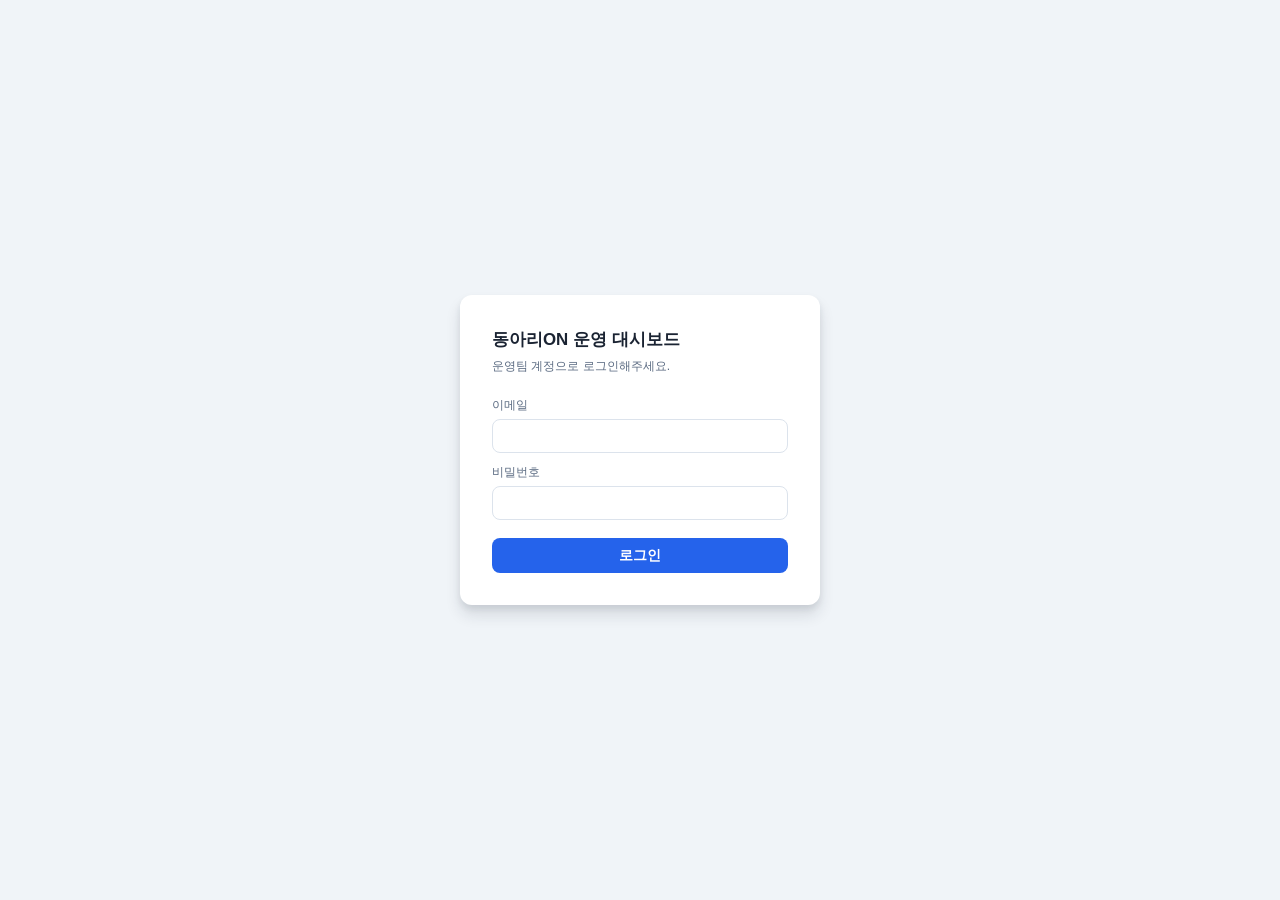
<file: public/admin/index.html>
<!DOCTYPE html>
<html lang="ko">
<head>
<meta charset="UTF-8">
<meta name="viewport" content="width=device-width, initial-scale=1.0">
<title>동아리ON 운영 대시보드</title>
<link rel="stylesheet" href="styles.css">
</head>
<body>
<div id="app-shell">
  <nav id="sidebar">
    <div class="brand">서울 동아리ON 운영</div>

    <div id="cron-status-banner"></div>

    <div class="nav-group" data-group="monitoring">
      <div class="nav-group-label">모니터링</div>
      <button class="nav-item" data-route="daily-counts"><span class="nav-icon">📊</span>일별 질의/응답 건수</button>
      <button class="nav-item" data-route="qa-logs"><span class="nav-icon">💬</span>질의-답변 연계조회</button>
    </div>
    <hr class="nav-divider">

    <div class="nav-group" data-group="actions">
      <div class="nav-group-label">조치관리</div>
      <button class="nav-item" data-route="incomplete"><span class="nav-icon">⚠️</span>불완전 답변 조회</button>
      <button class="nav-item" data-route="unresolved"><span class="nav-icon">❗</span>미해결 답변 조회</button>
      <button class="nav-item" data-route="failure-report"><span class="nav-icon">🧾</span>원인별 집계 리포트</button>
    </div>
    <hr class="nav-divider">

    <div class="nav-group" data-group="settings">
      <div class="nav-group-label">운영설정</div>
      <button class="nav-item" data-route="operation-team"><span class="nav-icon">📞</span>담당자 연락처</button>
      <button class="nav-item" data-route="kb"><span class="nav-icon">📚</span>Knowledge Base 관리</button>
      <button class="nav-item" data-route="kb-documents"><span class="nav-icon">📋</span>KB 데이터목록</button>
      <button class="nav-item" data-route="tone"><span class="nav-icon">🎨</span>톤 설정</button>
      <button class="nav-item" data-route="keywords"><span class="nav-icon">🚫</span>분류 키워드 관리</button>
      <button class="nav-item" data-route="api-params"><span class="nav-icon">⚙️</span>챗봇 운영지침</button>
    </div>
    <hr class="nav-divider">
    <button class="nav-item" data-route="change-password"><span class="nav-icon">🔑</span>비밀번호 변경</button>
    <button class="nav-item" id="logout-button"><span class="nav-icon">🚪</span>로그아웃</button>
  </nav>

  <main id="main"></main>
</div>
<script src="app.js"></script>
</body>
</html>
</file>
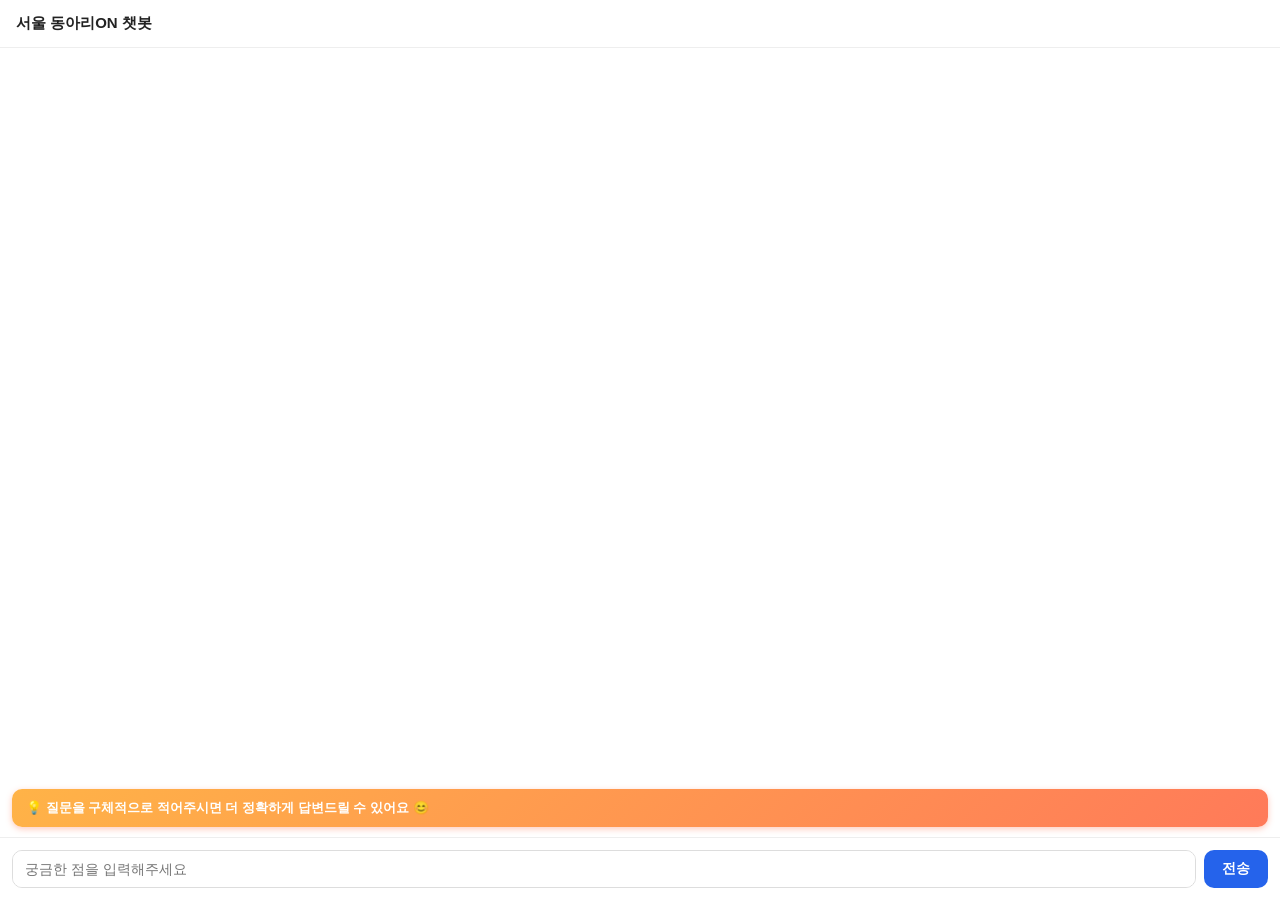
<file: public/widget.html>
<!DOCTYPE html>
<html lang="ko">
<head>
<meta charset="UTF-8">
<meta name="viewport" content="width=device-width, initial-scale=1.0">
<title>서울 동아리ON 챗봇</title>
<style>
  * { box-sizing: border-box; }
  html, body {
    margin: 0; padding: 0; height: 100%;
    font-family: -apple-system, BlinkMacSystemFont, "Segoe UI", "Apple SD Gothic Neo",
                 "Malgun Gothic", sans-serif;
    background: #ffffff;
  }
  #app { display: flex; flex-direction: column; height: 100vh; }
  #header {
    padding: 14px 16px; border-bottom: 1px solid #eee;
    font-weight: 600; font-size: 15px; color: #222;
  }
  #messages {
    flex: 1; overflow-y: auto; padding: 16px; display: flex;
    flex-direction: column; gap: 10px;
  }
  .bubble {
    max-width: 80%; padding: 10px 14px; border-radius: 14px;
    font-size: 14px; line-height: 1.5; white-space: pre-wrap; word-break: break-word;
  }
  .bubble.user {
    align-self: flex-end; background: #2563eb; color: #fff;
    border-bottom-right-radius: 4px;
  }
  .bubble.bot {
    align-self: flex-start; background: #f1f3f5; color: #222;
    border-bottom-left-radius: 4px;
  }
  .bubble.error { background: #fff1f0; color: #c0392b; }
  .bubble a { color: inherit; text-decoration: underline; }
  .bubble.bot a { color: #2563eb; }
  #hint-banner {
    margin: 0 12px 10px; padding: 10px 14px; border-radius: 10px;
    background: linear-gradient(135deg, #ffb347, #ff7a59);
    color: #fff; font-size: 13px; font-weight: 600; line-height: 1.4;
    box-shadow: 0 2px 6px rgba(255, 122, 89, 0.4);
  }
  #input-row {
    display: flex; gap: 8px; padding: 12px; border-top: 1px solid #eee;
  }
  #question-input {
    flex: 1; padding: 10px 12px; border: 1px solid #ddd; border-radius: 10px;
    font-size: 14px; resize: none; font-family: inherit;
  }
  #send-button {
    padding: 0 18px; border: none; border-radius: 10px; background: #2563eb;
    color: #fff; font-size: 14px; font-weight: 600; cursor: pointer;
  }
  #send-button:disabled { background: #aac4f4; cursor: default; }
  .typing { color: #888; font-style: italic; }
</style>
</head>
<body>
<div id="app">
  <div id="header">서울 동아리ON 챗봇</div>
  <div id="messages"></div>
  <div id="hint-banner">💡 질문을 구체적으로 적어주시면 더 정확하게 답변드릴 수 있어요 😊</div>
  <div id="input-row">
    <textarea id="question-input" rows="1" placeholder="궁금한 점을 입력해주세요"></textarea>
    <button id="send-button">전송</button>
  </div>
</div>

<script>
const STREAM_API_URL = "/api/chat/stream";
const SESSION_KEY = "donghoiOnSessionId";

function getSessionId() {
  let id = localStorage.getItem(SESSION_KEY);
  if (!id) {
    id = (crypto.randomUUID ? crypto.randomUUID() : String(Date.now()) + Math.random());
    localStorage.setItem(SESSION_KEY, id);
  }
  return id;
}

const messagesEl = document.getElementById("messages");
const inputEl = document.getElementById("question-input");
const sendButton = document.getElementById("send-button");

function appendBubble(text, kind) {
  const el = document.createElement("div");
  el.className = "bubble " + kind;
  el.textContent = text;
  messagesEl.appendChild(el);
  messagesEl.scrollTop = messagesEl.scrollHeight;
  return el;
}

const MARKDOWN_LINK_RE = /\[([^\]]+)\]\((https?:\/\/[^\s)]+)\)/g;

function renderBotBubble(el, text) {
  el.textContent = "";
  let lastIndex = 0;
  let match;
  while ((match = MARKDOWN_LINK_RE.exec(text)) !== null) {
    if (match.index > lastIndex) {
      el.appendChild(document.createTextNode(text.slice(lastIndex, match.index)));
    }
    const a = document.createElement("a");
    a.href = match[2];
    a.target = "_blank";
    a.rel = "noopener noreferrer";
    a.textContent = match[1];
    el.appendChild(a);
    lastIndex = match.index + match[0].length;
  }
  if (lastIndex < text.length) {
    el.appendChild(document.createTextNode(text.slice(lastIndex)));
  }
}

async function sendQuestion() {
  const question = inputEl.value.trim();
  if (!question) return;

  appendBubble(question, "user");
  inputEl.value = "";
  sendButton.disabled = true;
  let typingEl = appendBubble("답변 작성 중...", "bot");
  typingEl.classList.add("typing");

  let botEl = null;
  let buffer = "";

  function ensureBotBubble() {
    if (typingEl) {
      typingEl.remove();
      typingEl = null;
    }
    if (!botEl) {
      botEl = document.createElement("div");
      botEl.className = "bubble bot";
      messagesEl.appendChild(botEl);
    }
  }

  try {
    const res = await fetch(STREAM_API_URL, {
      method: "POST",
      headers: { "Content-Type": "application/json" },
      body: JSON.stringify({ question: question, session_id: getSessionId() }),
    });

    if (!res.ok) {
      const data = await res.json().catch(() => ({}));
      if (typingEl) { typingEl.remove(); typingEl = null; }
      const fallback = res.status === 429 ? "잠시 후 다시 시도해주세요." : "오류가 발생했습니다. 다시 시도해주세요.";
      appendBubble(data.error || fallback, "error");
      return;
    }

    const reader = res.body.getReader();
    const decoder = new TextDecoder("utf-8");
    let sseBuffer = "";

    while (true) {
      const { done, value } = await reader.read();
      if (done) break;
      sseBuffer += decoder.decode(value, { stream: true });

      const parts = sseBuffer.split("\n\n");
      sseBuffer = parts.pop();

      for (const part of parts) {
        const line = part.trim();
        if (!line.startsWith("data:")) continue;
        const event = JSON.parse(line.slice(5).trim());

        if (event.type === "delta") {
          ensureBotBubble();
          buffer += event.text;
          renderBotBubble(botEl, buffer);
          messagesEl.scrollTop = messagesEl.scrollHeight;
        } else if (event.type === "error") {
          if (typingEl) { typingEl.remove(); typingEl = null; }
          appendBubble(event.error || "오류가 발생했습니다. 다시 시도해주세요.", "error");
        }
      }
    }
  } catch (e) {
    if (typingEl) typingEl.remove();
    appendBubble("네트워크 오류가 발생했습니다. 다시 시도해주세요.", "error");
  } finally {
    sendButton.disabled = false;
    inputEl.focus();
  }
}

sendButton.addEventListener("click", sendQuestion);
inputEl.addEventListener("keydown", (e) => {
  if (e.key === "Enter" && !e.shiftKey) {
    e.preventDefault();
    sendQuestion();
  }
});
</script>
</body>
</html>
</file>
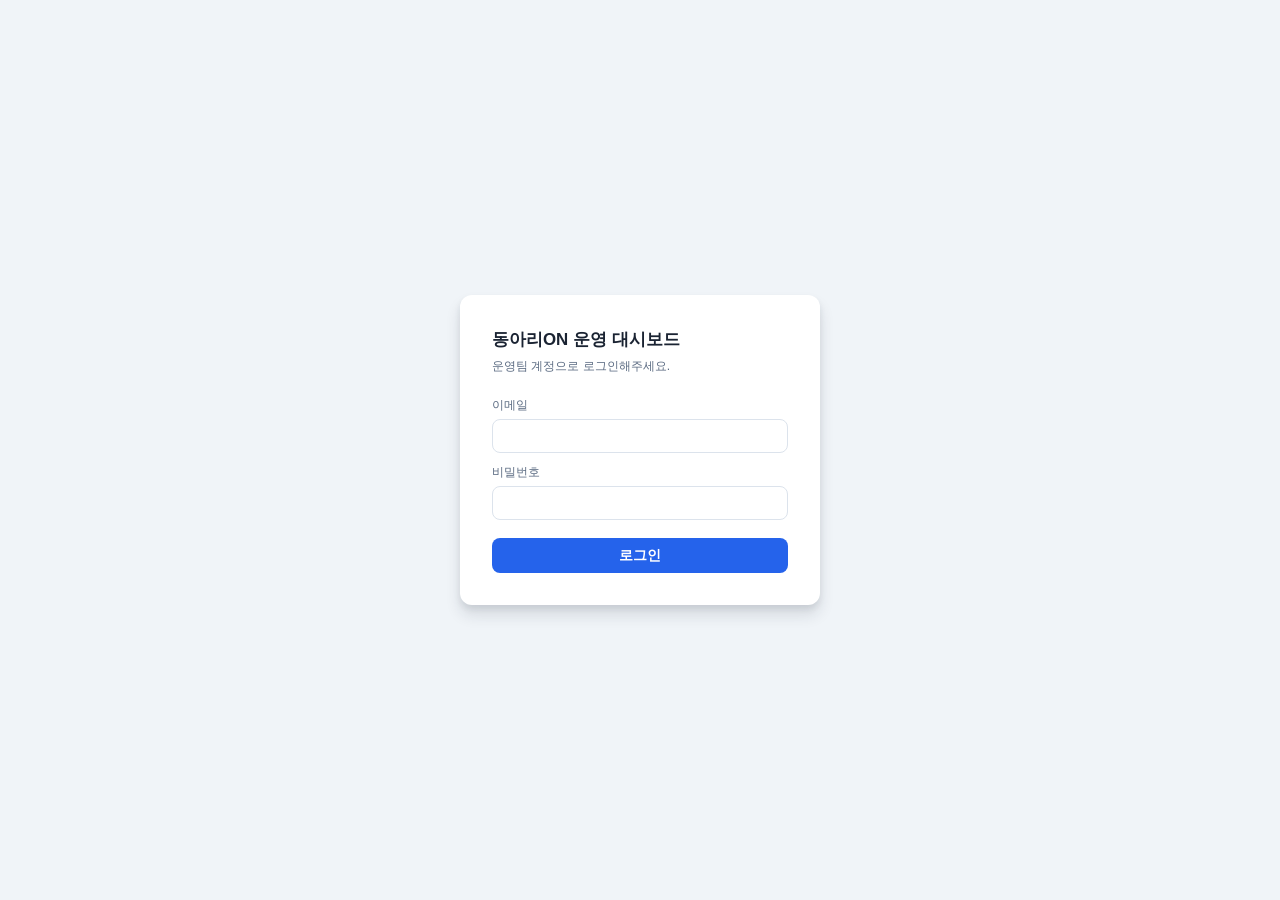
<file: public/admin/login.html>
<!DOCTYPE html>
<html lang="ko">
<head>
<meta charset="UTF-8">
<meta name="viewport" content="width=device-width, initial-scale=1.0">
<title>동아리ON 운영 대시보드 — 로그인</title>
<link rel="stylesheet" href="styles.css">
</head>
<body>
<div class="login-wrap">
  <div class="login-card">
    <h1>동아리ON 운영 대시보드</h1>
    <p class="muted">운영팀 계정으로 로그인해주세요.</p>
    <form id="login-form">
      <label for="email">이메일</label>
      <input id="email" type="email" required autocomplete="username">
      <label for="password">비밀번호</label>
      <input id="password" type="password" required autocomplete="current-password">
      <div id="login-error" class="error-text" style="margin-top: 10px; display: none;"></div>
      <button id="login-button" type="submit" class="btn" style="width: 100%; margin-top: 18px; justify-content: center;">
        로그인
      </button>
    </form>
  </div>
</div>
<script>
const form = document.getElementById("login-form");
const button = document.getElementById("login-button");
const errorEl = document.getElementById("login-error");

if (sessionStorage.getItem("admin_token")) {
  window.location.replace("index.html");
}

form.addEventListener("submit", async (e) => {
  e.preventDefault();
  errorEl.style.display = "none";
  button.disabled = true;
  button.textContent = "로그인 중...";

  try {
    const res = await fetch("/api/admin/login", {
      method: "POST",
      headers: { "Content-Type": "application/json" },
      body: JSON.stringify({
        email: document.getElementById("email").value,
        password: document.getElementById("password").value,
      }),
    });
    const data = await res.json().catch(() => ({}));
    if (!res.ok) {
      errorEl.textContent = data.detail || "로그인에 실패했습니다.";
      errorEl.style.display = "block";
      return;
    }
    sessionStorage.setItem("admin_token", data.access_token);
    window.location.replace("index.html");
  } catch (err) {
    errorEl.textContent = "네트워크 오류가 발생했습니다.";
    errorEl.style.display = "block";
  } finally {
    button.disabled = false;
    button.textContent = "로그인";
  }
});
</script>
</body>
</html>
</file>
<file: public/admin/styles.css>
:root {
  /* arctic-frost palette — 보라색 계열 사용하지 않음 */
  --color-bg: #F0F4F8;
  --color-surface: #FFFFFF;
  --color-accent: #2563EB;
  --color-accent-2: #0EA5E9;
  --color-text: #1A2332;
  --color-text-muted: #5B6B82;
  --color-border: #DCE3EC;
  --color-success: #15803D;
  --color-success-bg: #DCFCE7;
  --color-warning: #B45309;
  --color-warning-bg: #FEF3C7;
  --color-danger: #B91C1C;
  --color-danger-bg: #FEE2E2;
  --color-pending-bg: #E2E8F0;
  --color-pending-text: #475569;

  --shadow-card: 0 1px 2px rgba(26, 35, 50, 0.06), 0 1px 3px rgba(26, 35, 50, 0.08);
  --shadow-modal: 0 10px 15px rgba(26, 35, 50, 0.12), 0 4px 6px rgba(26, 35, 50, 0.08);

  --text-sm: 0.8125rem;
  --text-base: 0.9375rem;
  --text-lg: 1.125rem;
  --text-xl: 1.5rem;

  --radius: 12px;
  --radius-sm: 8px;
}

* { box-sizing: border-box; }

html, body {
  margin: 0;
  padding: 0;
  background: var(--color-bg);
  color: var(--color-text);
  font-family: "Plus Jakarta Sans", -apple-system, BlinkMacSystemFont, "Segoe UI",
               "Apple SD Gothic Neo", "Malgun Gothic", sans-serif;
  font-size: var(--text-base);
  line-height: 1.55;
}

a { color: var(--color-accent); }

button {
  font-family: inherit;
  cursor: pointer;
}

button:disabled { cursor: default; opacity: 0.6; }

/* ── 레이아웃 ───────────────────────────────────────────────── */

#app-shell {
  display: flex;
  min-height: 100vh;
}

#sidebar {
  width: 240px;
  flex-shrink: 0;
  background: var(--color-surface);
  border-right: 1px solid var(--color-border);
  padding: 20px 12px;
  display: flex;
  flex-direction: column;
  gap: 4px;
}

#sidebar .brand {
  font-size: var(--text-lg);
  font-weight: 700;
  padding: 8px 12px 16px;
  color: var(--color-text);
}

/* ── 크론 동기화 상태 배너 ──────────────────────────────────────── */

#cron-status-banner {
  margin: 0 4px 12px;
  padding: 9px 12px;
  border-radius: var(--radius-sm);
  font-size: var(--text-sm);
  line-height: 1.4;
  display: none;
}
#cron-status-banner.status-ok {
  display: block;
  background: var(--color-success-bg);
  color: var(--color-success);
}
#cron-status-banner.status-warn {
  display: block;
  background: var(--color-warning-bg);
  color: var(--color-warning);
}
#cron-status-banner.status-error {
  display: block;
  background: var(--color-danger-bg);
  color: var(--color-danger);
}
#cron-status-banner .cron-label {
  font-weight: 700;
  display: block;
}
#cron-status-banner .cron-time {
  display: block;
  font-size: 0.75rem;
  margin-top: 2px;
  opacity: 0.85;
}

#cron-status-banner.status-ok,
#cron-status-banner.status-warn,
#cron-status-banner.status-error {
  cursor: pointer;
}
#cron-status-banner.status-ok:hover,
#cron-status-banner.status-warn:hover,
#cron-status-banner.status-error:hover { filter: brightness(0.95); }

/* ── 크론 상태 모달 ──────────────────────────────────────────── */

.cron-modal-overlay {
  position: fixed;
  inset: 0;
  background: rgba(26, 35, 50, 0.45);
  display: flex;
  align-items: center;
  justify-content: center;
  z-index: 1000;
}
.cron-modal {
  background: var(--color-surface);
  border-radius: var(--radius);
  box-shadow: var(--shadow-modal);
  padding: 24px 26px;
  width: 360px;
  max-width: calc(100vw - 32px);
}
.cron-modal h3 {
  font-size: var(--text-lg);
  margin: 0 0 14px;
}
.cron-modal .modal-body {
  font-size: var(--text-sm);
  color: var(--color-text-muted);
  line-height: 1.7;
  margin-bottom: 20px;
}
.cron-modal .modal-body p { margin: 0 0 8px; }
.cron-modal .modal-body strong { color: var(--color-text); }
.cron-modal .modal-body code {
  background: var(--color-bg);
  border-radius: 4px;
  padding: 2px 6px;
  font-size: 0.8em;
  word-break: break-all;
}
.cron-modal .modal-footer {
  display: flex;
  justify-content: flex-end;
}

@media (max-width: 720px) {
  #cron-status-banner { display: none !important; }
}

.nav-group { margin-bottom: 14px; }

.nav-group-label {
  font-size: var(--text-sm);
  color: var(--color-text-muted);
  text-transform: uppercase;
  letter-spacing: 0.04em;
  padding: 4px 12px;
  font-weight: 600;
}

.nav-divider {
  border: none;
  border-top: 1px solid var(--color-border);
  margin: 10px 8px;
}

.nav-item {
  display: flex;
  align-items: center;
  gap: 10px;
  padding: 9px 12px;
  border-radius: var(--radius-sm);
  color: var(--color-text);
  text-decoration: none;
  font-size: var(--text-base);
  border: none;
  background: transparent;
  width: 100%;
  text-align: left;
}

.nav-item:hover { background: var(--color-bg); }

.nav-item.active {
  background: var(--color-accent);
  color: #fff;
  font-weight: 600;
}

.nav-icon { font-size: 1.1em; width: 1.3em; text-align: center; }

#main {
  flex: 1;
  padding: 28px 32px;
  max-width: 1100px;
}

#main h1 {
  font-size: var(--text-xl);
  margin: 0 0 18px;
}

/* ── 카드 ───────────────────────────────────────────────────── */

.card {
  background: var(--color-surface);
  border-radius: var(--radius);
  box-shadow: var(--shadow-card);
  padding: 20px 22px;
  margin-bottom: 18px;
}

.card h2 {
  font-size: var(--text-lg);
  margin: 0 0 4px;
}

.card .card-subtitle {
  font-size: var(--text-sm);
  color: var(--color-text-muted);
  margin: 0 0 14px;
}

.card-header-row {
  display: flex;
  align-items: flex-start;
  justify-content: space-between;
  gap: 12px;
}

/* ── 상세내용 아코디언 ──────────────────────────────────────── */

.detail-toggle {
  background: none;
  border: 1px solid var(--color-border);
  border-radius: var(--radius-sm);
  padding: 4px 12px;
  font-size: var(--text-sm);
  color: var(--color-accent);
  flex-shrink: 0;
}

.detail-toggle:hover { background: var(--color-bg); }

.accordion-panel {
  overflow: hidden;
  max-height: 0;
  opacity: 0;
  transition: max-height 0.25s ease, opacity 0.2s ease;
}

.accordion-panel.open {
  max-height: 600px;
  opacity: 1;
}

.accordion-panel .accordion-inner {
  padding-top: 12px;
  font-size: var(--text-sm);
  color: var(--color-text-muted);
  border-top: 1px solid var(--color-border);
  margin-top: 12px;
}

@media (prefers-reduced-motion: reduce) {
  .accordion-panel { transition: none; }
}

/* ── 표 ─────────────────────────────────────────────────────── */

.table-scroll { overflow-x: auto; -webkit-overflow-scrolling: touch; margin-bottom: 4px; }
table { width: 100%; border-collapse: collapse; font-size: var(--text-sm); }
th, td { text-align: left; padding: 8px 10px; border-bottom: 1px solid var(--color-border); }
th { color: var(--color-text-muted); font-weight: 600; white-space: nowrap; }

/* ── 배지 ───────────────────────────────────────────────────── */

.badge {
  display: inline-block;
  padding: 2px 10px;
  border-radius: 999px;
  font-size: var(--text-sm);
  font-weight: 600;
}
.badge-pending { background: var(--color-pending-bg); color: var(--color-pending-text); }
.badge-in-progress { background: var(--color-warning-bg); color: var(--color-warning); }
.badge-done { background: var(--color-success-bg); color: var(--color-success); }
.badge-danger { background: var(--color-danger-bg); color: var(--color-danger); }

/* ── 폼 ─────────────────────────────────────────────────────── */

label { display: block; font-size: var(--text-sm); color: var(--color-text-muted); margin: 10px 0 4px; }
input, select, textarea {
  width: 100%;
  padding: 8px 10px;
  border: 1px solid var(--color-border);
  border-radius: var(--radius-sm);
  font-size: var(--text-base);
  font-family: inherit;
  background: var(--color-surface);
  color: var(--color-text);
}
input:focus, select:focus, textarea:focus {
  outline: 2px solid var(--color-accent-2);
  outline-offset: 1px;
}

.btn {
  display: inline-flex;
  align-items: center;
  gap: 6px;
  padding: 8px 16px;
  border-radius: var(--radius-sm);
  border: none;
  font-size: var(--text-base);
  font-weight: 600;
  background: var(--color-accent);
  color: #fff;
  white-space: nowrap;
  flex-shrink: 0;
}
.btn:hover { background: #1d4ed8; }
.btn.btn-secondary { background: var(--color-bg); color: var(--color-text); border: 1px solid var(--color-border); }
.btn.btn-danger { background: var(--color-danger); }

/* ── 기간별 조회조건 ────────────────────────────────────────── */

.date-range-filter .date-range-row {
  display: flex;
  align-items: center;
  gap: 8px;
  flex-wrap: nowrap;
  overflow-x: auto;
  white-space: nowrap;
}

/* ── 페이지네이션 ───────────────────────────────────────────── */

.pagination-row {
  margin-top: 14px;
  display: flex;
  align-items: center;
  gap: 10px;
  flex-wrap: wrap;
}
.pagination-row .pagination-info {
  flex: 1 1 160px;
  text-align: center;
  white-space: nowrap;
}

/* ── 키워드 칩 (분류 키워드 관리) ─────────────────────────────── */

.keyword-category { margin-bottom: 20px; }
.keyword-chips {
  display: flex;
  flex-wrap: wrap;
  gap: 8px;
  margin: 6px 0 10px;
}
.chip {
  display: inline-flex;
  align-items: center;
  gap: 6px;
  padding: 4px 6px 4px 12px;
  border-radius: 999px;
  background: var(--color-bg);
  border: 1px solid var(--color-border);
  font-size: var(--text-sm);
  color: var(--color-text);
}
.chip-delete {
  display: inline-flex;
  align-items: center;
  justify-content: center;
  width: 18px;
  height: 18px;
  border: none;
  border-radius: 50%;
  background: transparent;
  color: var(--color-text-muted);
  font-size: var(--text-base);
  line-height: 1;
  padding: 0;
  cursor: pointer;
}
.chip-delete:hover { background: var(--color-danger-bg); color: var(--color-danger); }
.keyword-add-row { display: flex; gap: 8px; align-items: center; }
.keyword-add-row input { flex: 1; margin: 0; }
.keyword-add-row .btn { white-space: nowrap; }

.spinner {
  display: inline-block;
  width: 14px;
  height: 14px;
  border: 2px solid rgba(255, 255, 255, 0.5);
  border-top-color: #fff;
  border-radius: 50%;
  animation: spin 0.7s linear infinite;
}
@media (prefers-reduced-motion: reduce) {
  .spinner { animation: none; border-top-color: rgba(255,255,255,0.9); }
}
@keyframes spin { to { transform: rotate(360deg); } }

.error-text { color: var(--color-danger); font-size: var(--text-sm); }
.success-text { color: var(--color-success); font-size: var(--text-sm); }
.muted { color: var(--color-text-muted); font-size: var(--text-sm); }

/* ── 로그인 화면 ────────────────────────────────────────────── */

.login-wrap {
  display: flex;
  align-items: center;
  justify-content: center;
  min-height: 100vh;
}
.login-card {
  width: 360px;
  background: var(--color-surface);
  border-radius: var(--radius);
  box-shadow: var(--shadow-modal);
  padding: 32px;
}
.login-card h1 { font-size: var(--text-lg); margin: 0 0 4px; }
.login-card p.muted { margin: 0 0 20px; }

/* ── 모바일 ─────────────────────────────────────────────────── */

@media (max-width: 720px) {
  #app-shell { flex-direction: column; }
  #sidebar {
    width: 100%;
    flex-direction: row;
    overflow-x: auto;
    border-right: none;
    border-bottom: 1px solid var(--color-border);
    padding: 8px;
  }
  #sidebar .brand { display: none; }
  .nav-group { display: flex; margin-bottom: 0; }
  .nav-group-label { display: none; }
  .nav-divider { display: none; }
  .nav-item { white-space: nowrap; }
  #main { padding: 16px; }

  .date-range-filter .date-range-row {
    flex-wrap: wrap;
    overflow-x: visible;
    white-space: normal;
  }
}
</file>
